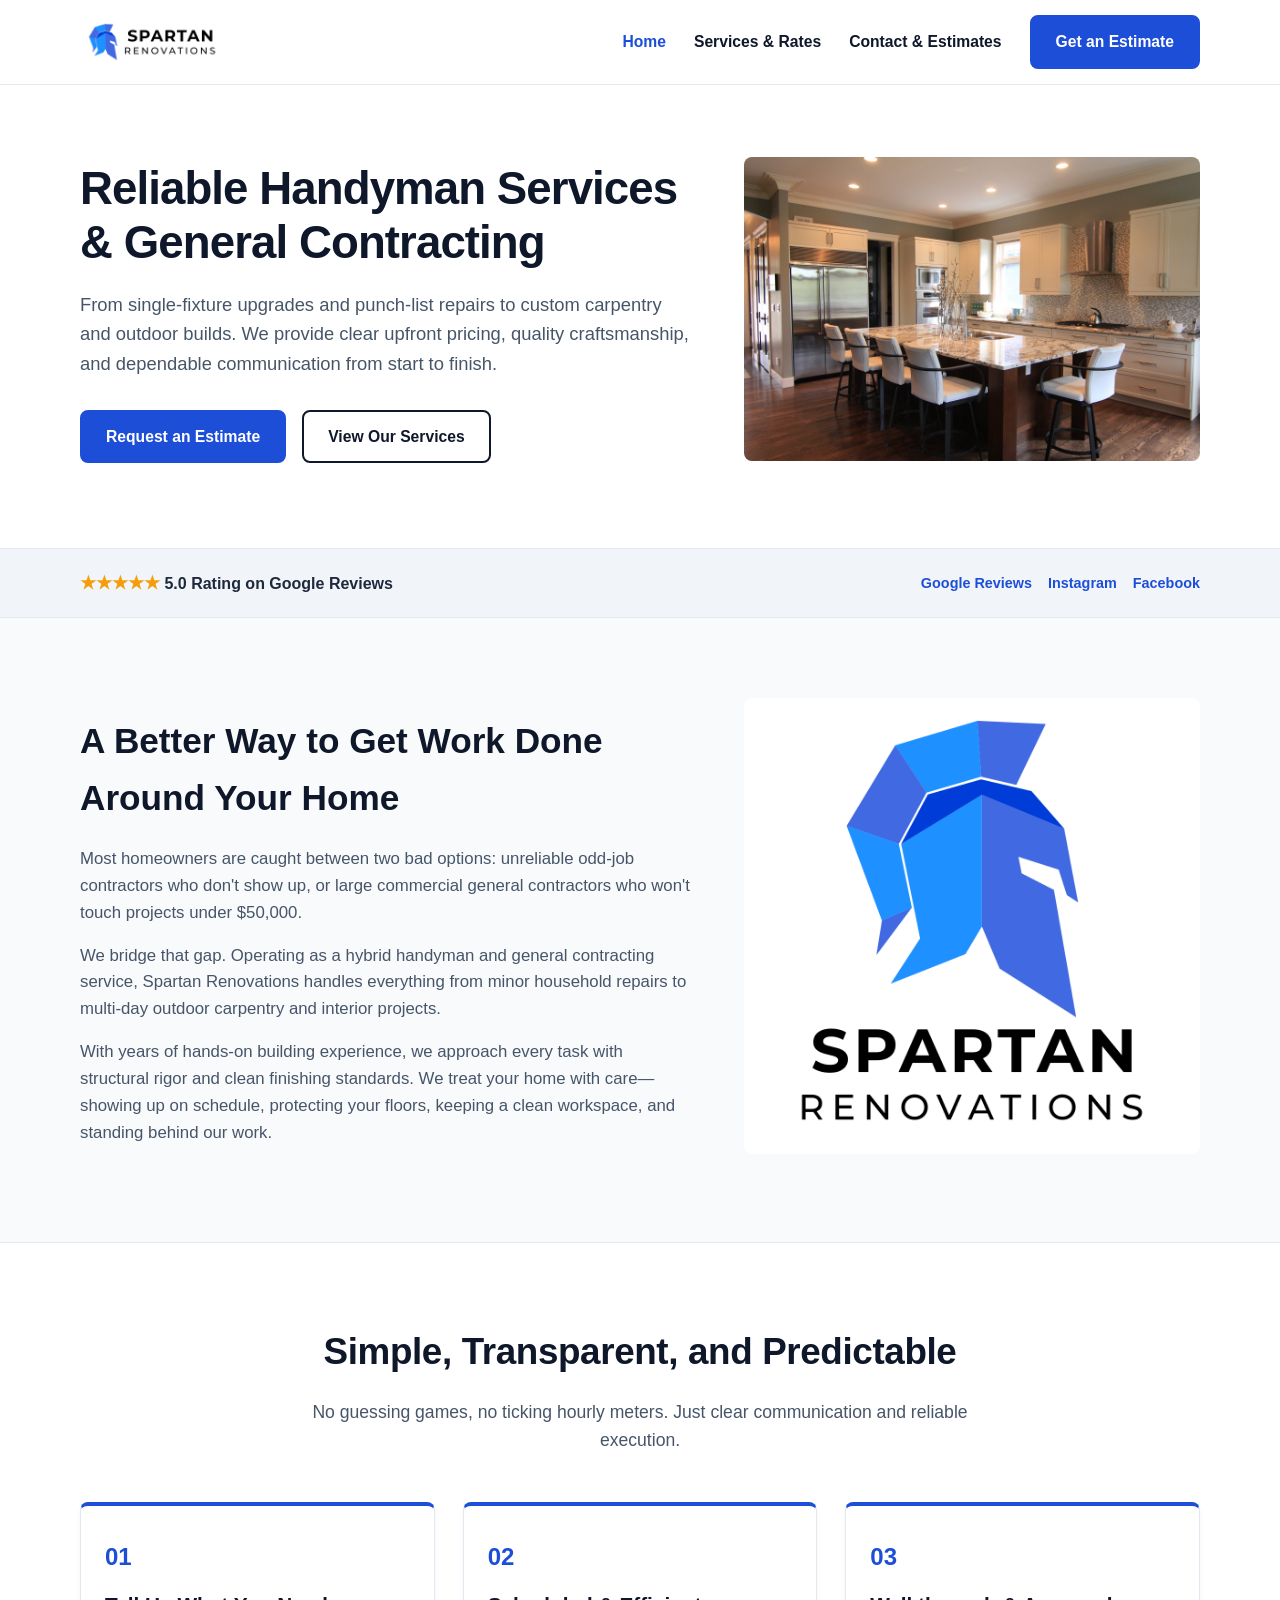
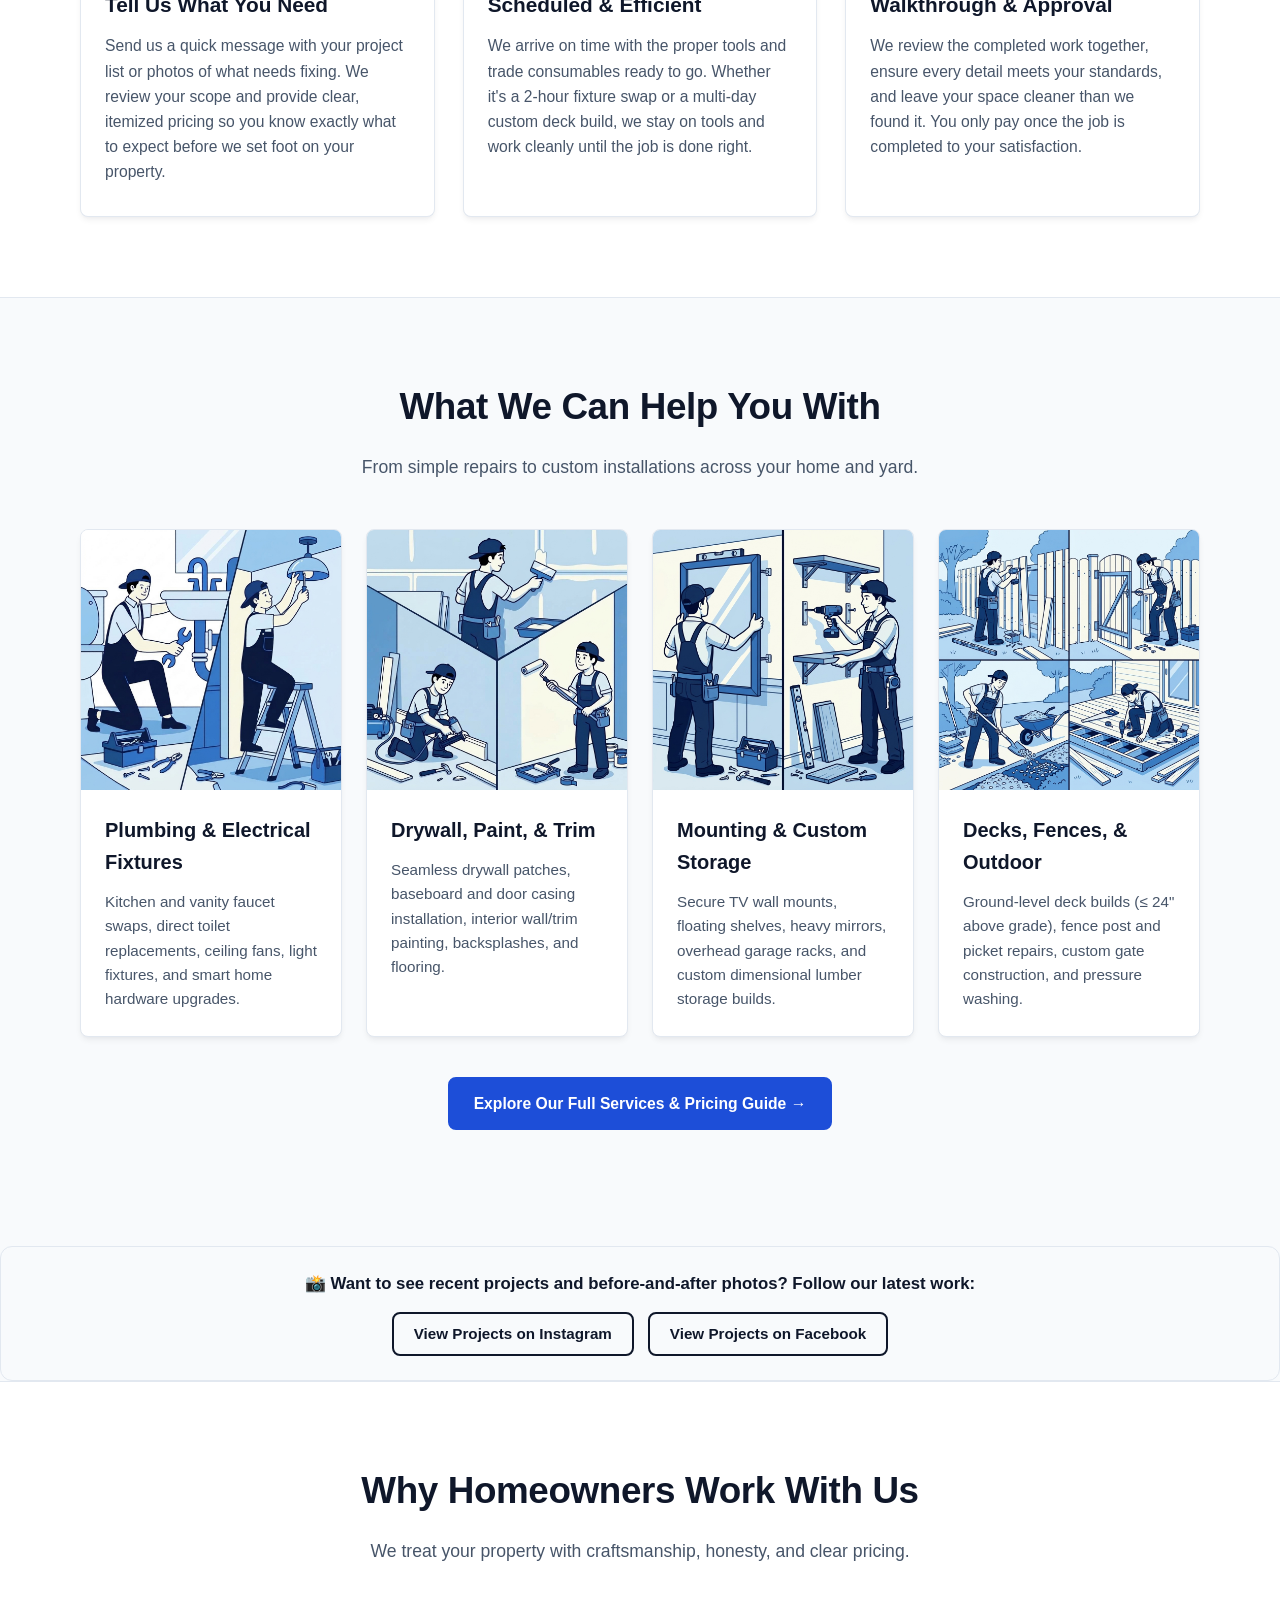
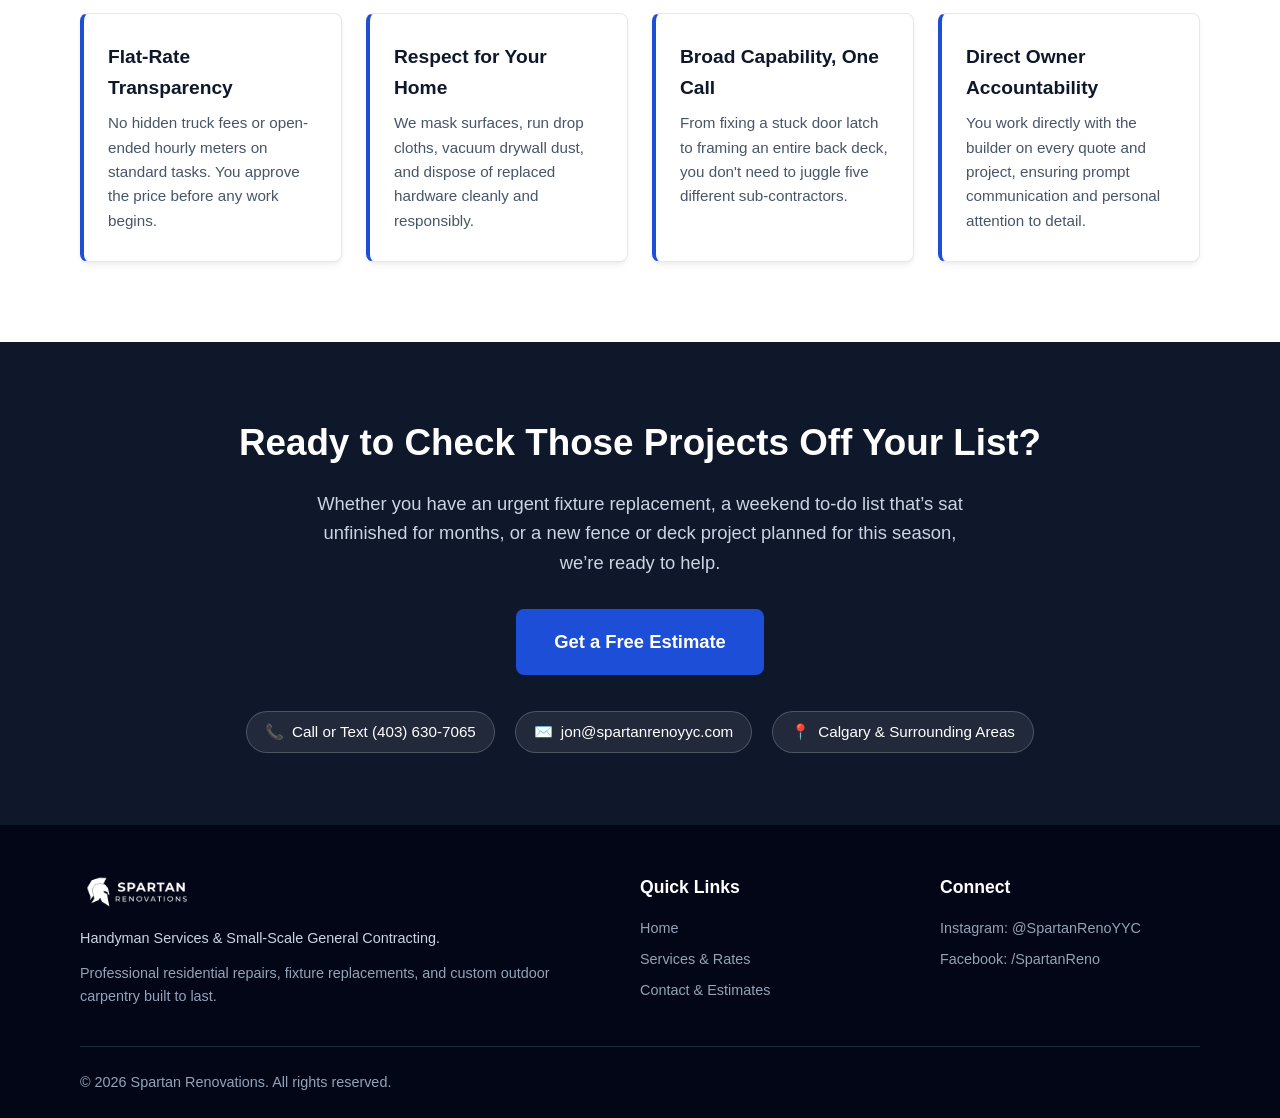
<file: index.html>
<!DOCTYPE html>
<html lang="en">
<head>
  
<!-- Google tag (gtag.js) -->
<script async src="https://www.googletagmanager.com/gtag/js?id=G-HJMDHEESW6"></script>
<script>
  window.dataLayer = window.dataLayer || [];
  function gtag(){dataLayer.push(arguments);}
  gtag('js', new Date());

  gtag('config', 'G-HJMDHEESW6');
</script>
  
  <meta charset="UTF-8">
  <meta name="viewport" content="width=device-width, initial-scale=1.0">
  <title>Spartan Renovations | Handyman & General Contracting</title>
  <meta name="description" content="Reliable handyman services and general contracting by Spartan Renovations. Upfront pricing, clean craftsmanship, and dependable communication.">
  
  <!-- Favicon -->
  <link rel="icon" type="image/png" href="images/SR_Favicon.png">
  <link rel="apple-touch-icon" href="images/SR_Favicon.png">

  <!-- Social Sharing & Link Previews -->
  <meta property="og:type" content="website">
  <meta property="og:url" content="https://spartanrenoyyc.com/">
  <meta property="og:title" content="Spartan Renovations | Handyman & General Contracting">
  <meta property="og:description" content="Reliable handyman services and general contracting in Calgary & surrounding areas. Upfront pricing, clean craftsmanship, and dependable communication.">
  <meta property="og:image" content="https://spartanrenoyyc.com/images/logo-white-bg.png">
  <meta name="twitter:card" content="summary_large_image">
  <meta name="twitter:title" content="Spartan Renovations | Handyman & General Contracting">
  <meta name="twitter:description" content="Reliable handyman services and general contracting in Calgary & surrounding areas.">
  <meta name="twitter:image" content="https://spartanrenoyyc.com/images/logo-white-bg.png">
  
  <link rel="stylesheet" href="styles.css">
</head>
<body>

  <!-- HEADER -->
  <header>
    <div class="container navbar">
      <a href="index.html" class="logo-link">
        <!-- PHOTO OR LOGO: Transparent logo linked from images folder -->
        <img src="images/logo.png" alt="Spartan Renovations Logo" class="brand-logo">
      </a>
      <ul class="nav-links">
        <li><a href="index.html" class="active">Home</a></li>
        <li><a href="services.html">Services & Rates</a></li>
        <li><a href="contact.html">Contact & Estimates</a></li>
        <li><a href="contact.html" class="btn btn-primary">Get an Estimate</a></li>
      </ul>
    </div>
  </header>

  <!-- 1. HERO SECTION -->
  <section class="hero">
    <div class="container hero-grid">
      <div class="hero-content">
        <h1>Reliable Handyman Services & General Contracting</h1>
        <p>From single-fixture upgrades and punch-list repairs to custom carpentry and outdoor builds. We provide clear upfront pricing, quality craftsmanship, and dependable communication from start to finish.</p>
        <div class="hero-ctas">
          <a href="contact.html" class="btn btn-primary">Request an Estimate</a>
          <a href="services.html" class="btn btn-outline">View Our Services</a>
        </div>
      </div>
      <div class="hero-media">
        <!-- PHOTO OR LOGO: High-resolution hero photo (service van, clean work setup, or finished project) -->
        <img src="images/kitchen.jpg" alt="Quality Handyman Work Full Kitchen Remodel" style="width: 100%; height: 100%; object-fit: cover; border-radius: 8px;">
      </div>
    </div>
  </section>

  <!-- 2. SOCIAL PROOF & REVIEWS STRIP -->
  <section class="social-proof-bar" style="background: #f1f5f9; border-bottom: 1px solid var(--border-color); padding: 20px 0;">
    <div class="container" style="display: flex; justify-content: space-between; align-items: center; flex-wrap: wrap; gap: 16px;">
      <div>
        <span style="color: #f59e0b; font-size: 1.1rem; font-weight: bold;">★★★★★</span> <strong>5.0 Rating on Google Reviews</strong>
      </div>
      <div style="display: flex; gap: 16px;">
        <a href="https://maps.app.goo.gl/SA4YnzDmsGVpk4hCA" target="_blank" rel="noopener noreferrer" style="font-size: 0.9rem; font-weight: 600; color: var(--primary-blue);">Google Reviews</a>
        <a href="https://www.instagram.com/spartanrenoyyc/" target="_blank" rel="noopener noreferrer" style="font-size: 0.9rem; font-weight: 600; color: var(--primary-blue);">Instagram</a>
        <a href="https://www.facebook.com/spartanreno" target="_blank" rel="noopener noreferrer" style="font-size: 0.9rem; font-weight: 600; color: var(--primary-blue);">Facebook</a>
      </div>
    </div>
  </section>

  <!-- 3. WHO WE ARE -->
  <section class="section">
    <div class="container">
      <div class="hero-grid" style="align-items: center;">
        <div>
          <h2 style="font-size: 2.2rem; color: var(--navy-dark); margin-bottom: 20px; font-weight: 800;">A Better Way to Get Work Done Around Your Home</h2>
          <p style="margin-bottom: 16px; color: var(--text-muted); font-size: 1.05rem;">
            Most homeowners are caught between two bad options: unreliable odd-job contractors who don't show up, or large commercial general contractors who won't touch projects under $50,000.
          </p>
          <p style="margin-bottom: 16px; color: var(--text-muted); font-size: 1.05rem;">
            We bridge that gap. Operating as a hybrid handyman and general contracting service, Spartan Renovations handles everything from minor household repairs to multi-day outdoor carpentry and interior projects.
          </p>
          <p style="color: var(--text-muted); font-size: 1.05rem;">
            With years of hands-on building experience, we approach every task with structural rigor and clean finishing standards. We treat your home with care—showing up on schedule, protecting your floors, keeping a clean workspace, and standing behind our work.
          </p>
        </div>
        <div>
          <!-- PHOTO OR LOGO: Photo of owner on the job, branded truck, or finished interior work -->
          <img src="images/SRVertLogo.png" alt="Craftsman on the Job" style="width: 100%; height: 100%; object-fit: cover; border-radius: 8px;">
        </div>
      </div>
    </div>
  </section>

  <!-- 4. HOW WE WORK -->
  <section class="section" style="background: var(--bg-white); border-top: 1px solid var(--border-color); border-bottom: 1px solid var(--border-color);">
    <div class="container">
      <h2 class="section-title">Simple, Transparent, and Predictable</h2>
      <p class="section-subtitle">No guessing games, no ticking hourly meters. Just clear communication and reliable execution.</p>
      <div class="steps-grid">
        <div class="step-card">
          <div class="step-num">01</div>
          <h3>Tell Us What You Need</h3>
          <p>Send us a quick message with your project list or photos of what needs fixing. We review your scope and provide clear, itemized pricing so you know exactly what to expect before we set foot on your property.</p>
        </div>
        <div class="step-card">
          <div class="step-num">02</div>
          <h3>Scheduled & Efficient</h3>
          <p>We arrive on time with the proper tools and trade consumables ready to go. Whether it's a 2-hour fixture swap or a multi-day custom deck build, we stay on tools and work cleanly until the job is done right.</p>
        </div>
        <div class="step-card">
          <div class="step-num">03</div>
          <h3>Walkthrough & Approval</h3>
          <p>We review the completed work together, ensure every detail meets your standards, and leave your space cleaner than we found it. You only pay once the job is completed to your satisfaction.</p>
        </div>
      </div>
    </div>
  </section>

  <!-- 5. WHAT WE DO (OVERVIEW) -->
  <section class="section">
    <div class="container">
      <h2 class="section-title">What We Can Help You With</h2>
      <p class="section-subtitle">From simple repairs to custom installations across your home and yard.</p>
      <div class="services-grid">
        <div class="service-card">
          <!-- PHOTO: Plumbing & Electrical thumbnail -->
          <img src="images/plumbing_and_electrical.jpg" alt="Plumbing & Electrical Fixtures" style="width: 100%; height: 180px; object-fit: cover; display: block;">
          <div class="card-content">
            <h3>Plumbing & Electrical Fixtures</h3>
            <p>Kitchen and vanity faucet swaps, direct toilet replacements, ceiling fans, light fixtures, and smart home hardware upgrades.</p>
          </div>
        </div>
        <div class="service-card">
          <!-- PHOTO: Finish carpentry thumbnail -->
          <img src="images/drywall_paint_trim.jpg" alt="Drywall Taping Painting Baseboard Trim" style="width: 100%; height: 180px; object-fit: cover; display: block;">
          <div class="card-content">
            <h3>Drywall, Paint, & Trim</h3>
            <p>Seamless drywall patches, baseboard and door casing installation, interior wall/trim painting, backsplashes, and flooring.</p>
          </div>
        </div>
        <div class="service-card">
          <!-- PHOTO: Mounting / Storage thumbnail -->
          <img src="images/mounting_and_shelving.jpg" alt="TVs Mirrors Artwork Shelves Storage" style="width: 100%; height: 180px; object-fit: cover; display: block;">
          <div class="card-content">
            <h3>Mounting & Custom Storage</h3>
            <p>Secure TV wall mounts, floating shelves, heavy mirrors, overhead garage racks, and custom dimensional lumber storage builds.</p>
          </div>
        </div>
        <div class="service-card">
          <!-- PHOTO: Deck / Exterior thumbnail -->
          <img src="images/decks_fences_and_outdoor.jpg" alt="Decks Fences Gates Rock Mulch Landscaping" style="width: 100%; height: 180px; object-fit: cover; display: block;">
          <div class="card-content">
            <h3>Decks, Fences, & Outdoor</h3>
            <p>Ground-level deck builds (&le; 24" above grade), fence post and picket repairs, custom gate construction, and pressure washing.</p>
          </div>
        </div>
      </div>
      <div style="text-align: center; margin-top: 40px;">
        <a href="services.html" class="btn btn-primary">Explore Our Full Services & Pricing Guide →</a>
      </div>
    </div>
  </section>


  <!-- RECENT WORK / SOCIAL GALLERY CALLOUT -->
<div style="text-align: center; margin-top: 36px; padding: 24px; background: #f8fafc; border: 1px solid #e2e8f0; border-radius: 12px;">
  <p style="color: var(--navy-dark); font-weight: 600; font-size: 1.05rem; margin-bottom: 14px;">
    📸 Want to see recent projects and before-and-after photos? Follow our latest work:
  </p>
  <div style="display: flex; justify-content: center; gap: 14px; flex-wrap: wrap;">
    <a href="https://www.instagram.com/spartanrenoyyc/" target="_blank" rel="noopener noreferrer" class="btn btn-outline" style="padding: 8px 20px; font-size: 0.95rem;">
      View Projects on Instagram
    </a>
    <a href="https://www.facebook.com/spartanreno" target="_blank" rel="noopener noreferrer" class="btn btn-outline" style="padding: 8px 20px; font-size: 0.95rem;">
      View Projects on Facebook
    </a>
  </div>
</div>

  
  <!-- 6. WHY CHOOSE US -->
  <section class="section" style="background: var(--bg-white); border-top: 1px solid var(--border-color);">
    <div class="container">
      <h2 class="section-title">Why Homeowners Work With Us</h2>
      <p class="section-subtitle">We treat your property with craftsmanship, honesty, and clear pricing.</p>
      <div class="benefits-grid">
        <div class="benefit-card">
          <h4>Flat-Rate Transparency</h4>
          <p>No hidden truck fees or open-ended hourly meters on standard tasks. You approve the price before any work begins.</p>
        </div>
        <div class="benefit-card">
          <h4>Respect for Your Home</h4>
          <p>We mask surfaces, run drop cloths, vacuum drywall dust, and dispose of replaced hardware cleanly and responsibly.</p>
        </div>
        <div class="benefit-card">
          <h4>Broad Capability, One Call</h4>
          <p>From fixing a stuck door latch to framing an entire back deck, you don't need to juggle five different sub-contractors.</p>
        </div>
        <div class="benefit-card">
          <h4>Direct Owner Accountability</h4>
          <p>You work directly with the builder on every quote and project, ensuring prompt communication and personal attention to detail.</p>
        </div>
      </div>
    </div>
  </section>

  <!-- 7. FINAL CALL TO ACTION -->
  <section class="cta-banner">
    <div class="container">
      <h2>Ready to Check Those Projects Off Your List?</h2>
      <p>Whether you have an urgent fixture replacement, a weekend to-do list that’s sat unfinished for months, or a new fence or deck project planned for this season, we’re ready to help.</p>
<!-- Primary CTA Button -->
<a href="contact.html" class="btn btn-primary" style="font-size: 1.15rem; padding: 16px 36px;">
  Get a Free Estimate
</a>
<!-- Balanced Quick-Action Row -->
<div class="contact-quick-info">
  <a href="tel:+14036307065" class="contact-chip">
    <span>📞</span> Call or Text (403) 630-7065
  </a>
  <a href="mailto:jon@spartanrenoyyc.com" class="contact-chip">
    <span>✉️</span> jon@spartanrenoyyc.com
  </a>
  <span class="contact-chip">
    <span>📍</span> Calgary & Surrounding Areas
  </span>
</div>
    </div>
  </section>

  <!-- 8. FOOTER -->
  <footer>
    <div class="container">
      <div class="footer-grid">
        <div class="footer-col">
          <!-- PHOTO OR LOGO: Footer logo -->
          <img src="images/logo.png" alt="Spartan Renovations Logo" style="height: 38px; width: auto; margin-bottom: 16px; display: block; filter: brightness(0) invert(1);">
          <p style="margin-bottom: 12px; color: #cbd5e1;">Handyman Services & Small-Scale General Contracting.</p>
          <p>Professional residential repairs, fixture replacements, and custom outdoor carpentry built to last.</p>
        </div>
        <div class="footer-col">
          <h4>Quick Links</h4>
          <ul>
            <li><a href="index.html">Home</a></li>
            <li><a href="services.html">Services & Rates</a></li>
            <li><a href="contact.html">Contact & Estimates</a></li>
          </ul>
        </div>
        <div class="footer-col">
          <h4>Connect</h4>
          <ul>
            <li><a href="https://www.instagram.com/spartanrenoyyc/" target="_blank" rel="noopener">Instagram: @SpartanRenoYYC</a></li>
            <li><a href="https://www.facebook.com/spartanreno" target="_blank" rel="noopener">Facebook: /SpartanReno</a></li>
          </ul>
        </div>
      </div>
      <div class="footer-bottom">
        <div>© 2026 Spartan Renovations. All rights reserved.</div>
        <div><!-- bottom right text string --></div>
      </div>
    </div>
  </footer>

</body>
</html>
</file>
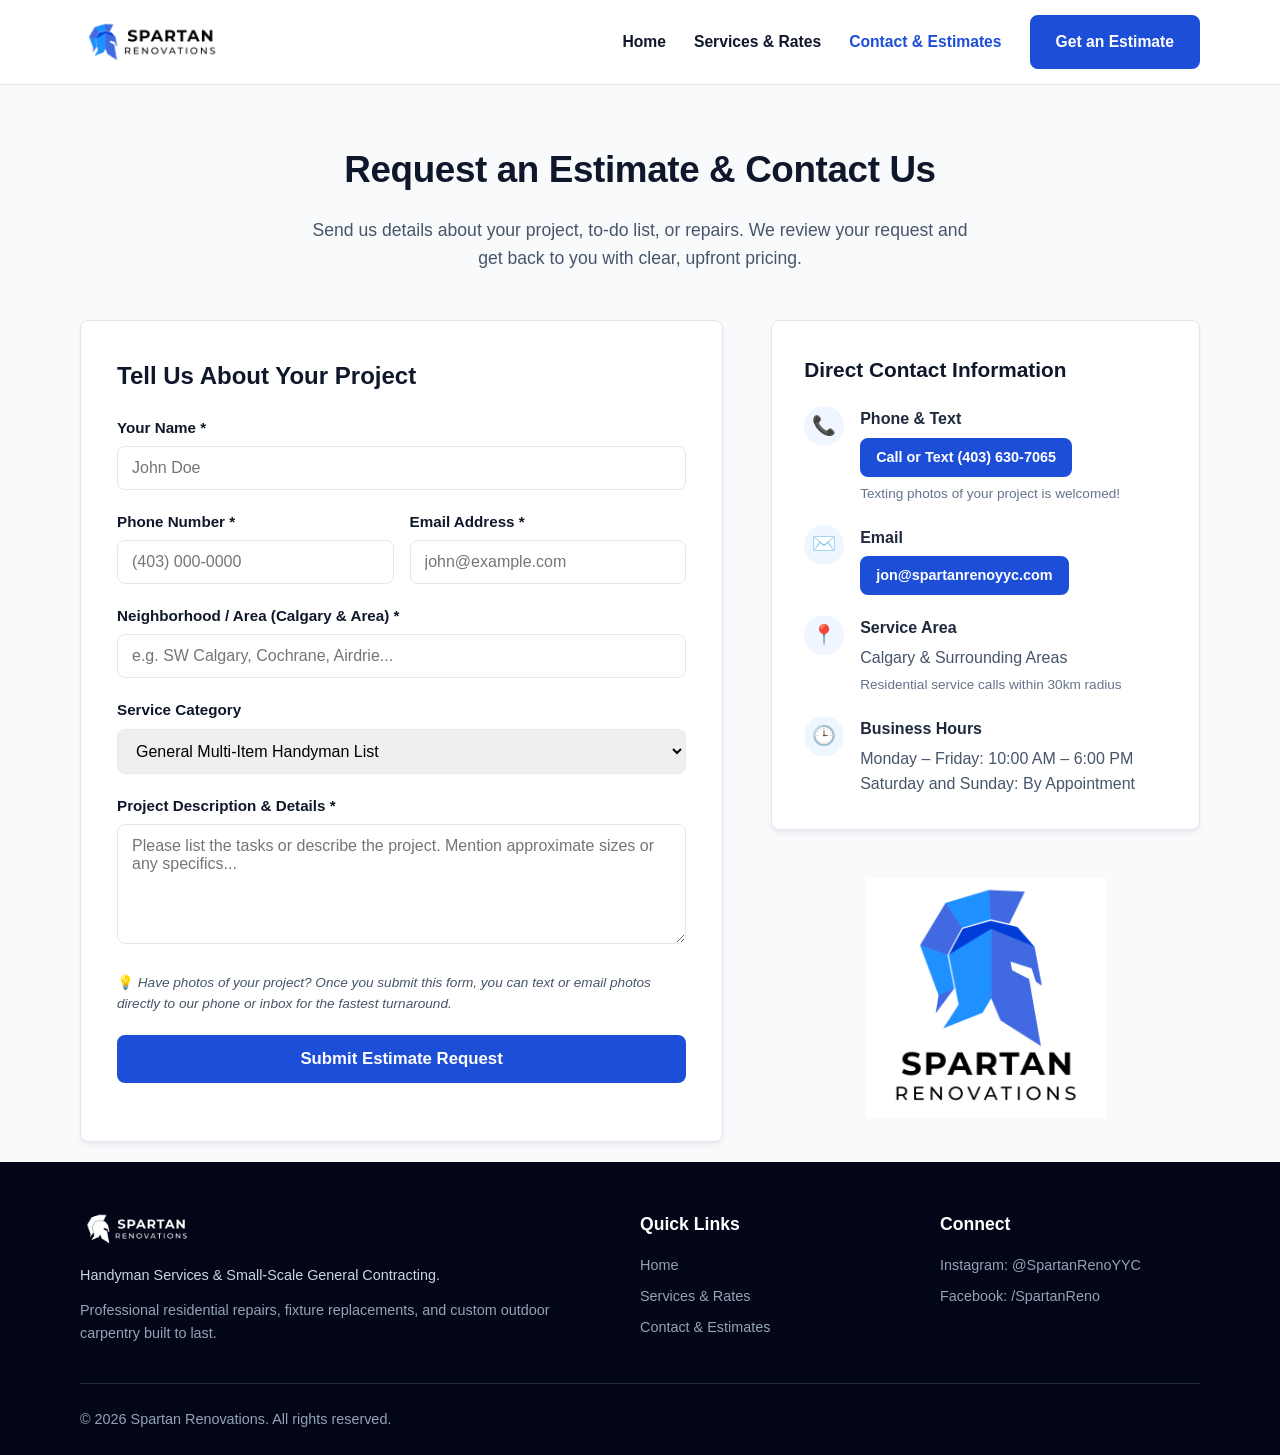
<file: contact.html>
<!DOCTYPE html>
<html lang="en">
<head>

<!-- Google tag (gtag.js) -->
<script async src="https://www.googletagmanager.com/gtag/js?id=G-HJMDHEESW6"></script>
<script>
  window.dataLayer = window.dataLayer || [];
  function gtag(){dataLayer.push(arguments);}
  gtag('js', new Date());

  gtag('config', 'G-HJMDHEESW6');
</script>
  
  <meta charset="UTF-8">
  <meta name="viewport" content="width=device-width, initial-scale=1.0">
  <title>Contact & Free Estimates | Spartan Renovations</title>
  <meta name="description" content="Request a free estimate or get in touch with Spartan Renovations for handyman and small-scale general contracting. Fast, clear communication.">
  <link rel="stylesheet" href="styles.css">
  <style>
    .contact-layout {
      display: grid;
      grid-template-columns: 1.2fr 0.8fr;
      gap: 48px;
      margin-top: 40px;
    }
    .estimate-form-card {
      background: var(--bg-white);
      padding: 36px;
      border-radius: var(--radius);
      border: 1px solid var(--border-color);
      box-shadow: var(--card-shadow);
    }
    .form-group {
      margin-bottom: 20px;
    }
    .form-group label {
      display: block;
      font-weight: 600;
      margin-bottom: 6px;
      color: var(--navy-dark);
      font-size: 0.95rem;
    }
    .form-control {
      width: 100%;
      padding: 12px 14px;
      border: 1px solid var(--border-color);
      border-radius: var(--radius);
      font-family: inherit;
      font-size: 1rem;
    }
    .form-control:focus {
      outline: none;
      border-color: var(--primary-blue);
      box-shadow: 0 0 0 3px rgba(29, 78, 216, 0.15);
    }
    textarea.form-control {
      resize: vertical;
      min-height: 120px;
    }
    .info-card {
      background: var(--bg-white);
      border: 1px solid var(--border-color);
      border-radius: var(--radius);
      padding: 32px;
      margin-bottom: 24px;
      box-shadow: var(--card-shadow);
    }
    .info-item {
      display: flex;
      align-items: flex-start;
      gap: 16px;
      margin-bottom: 20px;
    }
    .info-item:last-child {
      margin-bottom: 0;
    }
    .info-icon {
      width: 40px;
      height: 40px;
      background: #eff6ff;
      border-radius: 50%;
      display: flex;
      align-items: center;
      justify-content: center;
      color: var(--primary-blue);
      font-size: 1.2rem;
      flex-shrink: 0;
    }
    @media (max-width: 860px) {
      .contact-layout {
        grid-template-columns: 1fr;
      }
    }
  </style>
</head>
<body>

  <!-- HEADER -->
  <header>
    <div class="container navbar">
      <a href="index.html" class="logo-link">
        <!-- PHOTO OR LOGO: Transparent logo -->
        <img src="images/logo.png" alt="Spartan Renovations Logo" class="brand-logo">
      </a>
      <ul class="nav-links">
        <li><a href="index.html">Home</a></li>
        <li><a href="services.html">Services & Rates</a></li>
        <li><a href="contact.html" class="active">Contact & Estimates</a></li>
        <li><a href="contact.html" class="btn btn-primary">Get an Estimate</a></li>
      </ul>
    </div>
  </header>

  <!-- PAGE HERO -->
  <section class="section" style="padding: 56px 0 20px 0;">
    <div class="container">
      <h1 class="section-title">Request an Estimate & Contact Us</h1>
      <p class="section-subtitle">Send us details about your project, to-do list, or repairs. We review your request and get back to you with clear, upfront pricing.</p>

      <div class="contact-layout">

        <!-- ESTIMATE FORM -->
        <div class="estimate-form-card">
          <h2 style="font-size: 1.5rem; color: var(--navy-dark); margin-bottom: 20px; font-weight: 700;">Tell Us About Your Project</h2>
          
          <!-- Replace action URL with your Formspree/Netlify endpoint when ready -->
          <form action="https://formspree.io/f/mzeeyrry" method="POST">
            <div class="form-group">
              <label for="name">Your Name *</label>
              <input type="text" id="name" name="name" class="form-control" placeholder="John Doe" required>
            </div>

            <div class="form-group" style="display: grid; grid-template-columns: 1fr 1fr; gap: 16px;">
              <div>
                <label for="phone">Phone Number *</label>
                <input type="tel" id="phone" name="phone" class="form-control" placeholder="(403) 000-0000" required>
              </div>
              <div>
                <label for="email">Email Address *</label>
                <input type="email" id="email" name="email" class="form-control" placeholder="john@example.com" required>
              </div>
            </div>

            <div class="form-group">
              <label for="location">Neighborhood / Area (Calgary & Area) *</label>
              <input type="text" id="location" name="location" class="form-control" placeholder="e.g. SW Calgary, Cochrane, Airdrie..." required>
            </div>

            <div class="form-group">
              <label for="project_type">Service Category</label>
              <select id="project_type" name="project_type" class="form-control">
                <option value="General To-Do List">General Multi-Item Handyman List</option>
                <option value="Plumbing Fixtures">Plumbing Fixture Upgrade</option>
                <option value="Electrical / Lighting">Lighting or Electrical Upgrade</option>
                <option value="Carpentry / Drywall / Paint">Carpentry, Drywall, or Painting</option>
                <option value="Deck / Fence / Exterior">Deck, Fence, or Exterior Work</option>
                <option value="Mounting / Assembly">TV Mounting or Furniture Assembly</option>
                <option value="Other">Other / Custom Project</option>
              </select>
            </div>

            <div class="form-group">
              <label for="description">Project Description & Details *</label>
              <textarea id="description" name="description" class="form-control" placeholder="Please list the tasks or describe the project. Mention approximate sizes or any specifics..." required></textarea>
            </div>

            <p style="font-size: 0.85rem; color: var(--text-muted); margin-bottom: 20px;">
              💡 <em>Have photos of your project? Once you submit this form, you can text or email photos directly to our phone or inbox for the fastest turnaround.</em>
            </p>

            <button type="submit" class="btn btn-primary" style="width: 100%; font-size: 1.05rem;">Submit Estimate Request</button>
          </form>
        </div>

<!-- DIRECT CONTACT & DETAILS -->
        <div>
          <div class="info-card">
            <h3 style="font-size: 1.3rem; color: var(--navy-dark); margin-bottom: 20px; font-weight: 700;">Direct Contact Information</h3>
            
            <div class="info-item">
              <div class="info-icon">📞</div>
              <div>
                <strong>Phone & Text</strong>
                <p style="margin-top: 6px;">
                  <a href="tel:+14036307065" class="btn btn-primary" style="padding: 6px 14px; font-size: 0.9rem;">
                    Call or Text (403) 630-7065
                  </a>
                </p>
                <span style="font-size: 0.85rem; color: #64748b; display: block; margin-top: 6px;">Texting photos of your project is welcomed!</span>
              </div>
            </div>

            <div class="info-item">
              <div class="info-icon">✉️</div>
              <div>
                <strong>Email</strong>
                <p style="margin-top: 6px;">
                  <a href="mailto:jon@spartanrenoyyc.com" class="btn btn-primary" style="padding: 6px 14px; font-size: 0.9rem;">
                    jon@spartanrenoyyc.com
                  </a>
                </p>
              </div>
            </div>

            <div class="info-item">
              <div class="info-icon">📍</div>
              <div>
                <strong>Service Area</strong>
                <p style="color: var(--text-muted); margin-top: 4px;">Calgary & Surrounding Areas</p>
                <span style="font-size: 0.85rem; color: #64748b;">Residential service calls within 30km radius</span>
              </div>
            </div>

            <div class="info-item">
              <div class="info-icon">🕒</div>
              <div>
                <strong>Business Hours</strong>
                <p style="color: var(--text-muted); margin-top: 4px;">Monday – Friday: 10:00 AM – 6:00 PM</p>
                <p style="color: var(--text-muted);">Saturday and Sunday: By Appointment</p>
              </div>
            </div>
          </div>

          <!-- PHOTO OR LOGO: Side panel photo (work van, neat tools, or friendly headshot) -->
          <div style="display: flex; justify-content: center; align-items: center; padding: 24px 0;">
            <img src="images/SRVertLogo.png" alt="Spartan Renovations" style="width: auto; max-width: 240px; height: auto; display: block;">
          </div>
        </div>

      </div>
    </div>
  </section>

  <!-- 8. FOOTER -->
  <footer>
    <div class="container">
      <div class="footer-grid">
        <div class="footer-col">
          <!-- PHOTO OR LOGO: Footer logo -->
          <img src="images/logo.png" alt="Spartan Renovations Logo" style="height: 38px; width: auto; margin-bottom: 16px; display: block; filter: brightness(0) invert(1);">
          <p style="margin-bottom: 12px; color: #cbd5e1;">Handyman Services & Small-Scale General Contracting.</p>
          <p>Professional residential repairs, fixture replacements, and custom outdoor carpentry built to last.</p>
        </div>
        <div class="footer-col">
          <h4>Quick Links</h4>
          <ul>
            <li><a href="index.html">Home</a></li>
            <li><a href="services.html">Services & Rates</a></li>
            <li><a href="contact.html">Contact & Estimates</a></li>
          </ul>
        </div>
        <div class="footer-col">
          <h4>Connect</h4>
          <ul>
            <li><a href="https://www.instagram.com/spartanrenoyyc/" target="_blank" rel="noopener">Instagram: @SpartanRenoYYC</a></li>
            <li><a href="https://www.facebook.com/spartanreno" target="_blank" rel="noopener">Facebook: /SpartanReno</a></li>
          </ul>
        </div>
      </div>
      <div class="footer-bottom">
        <div>© 2026 Spartan Renovations. All rights reserved.</div>
        <div><!-- bottom right text string --></div>
      </div>
    </div>
  </footer>

</body>
</html>
</file>
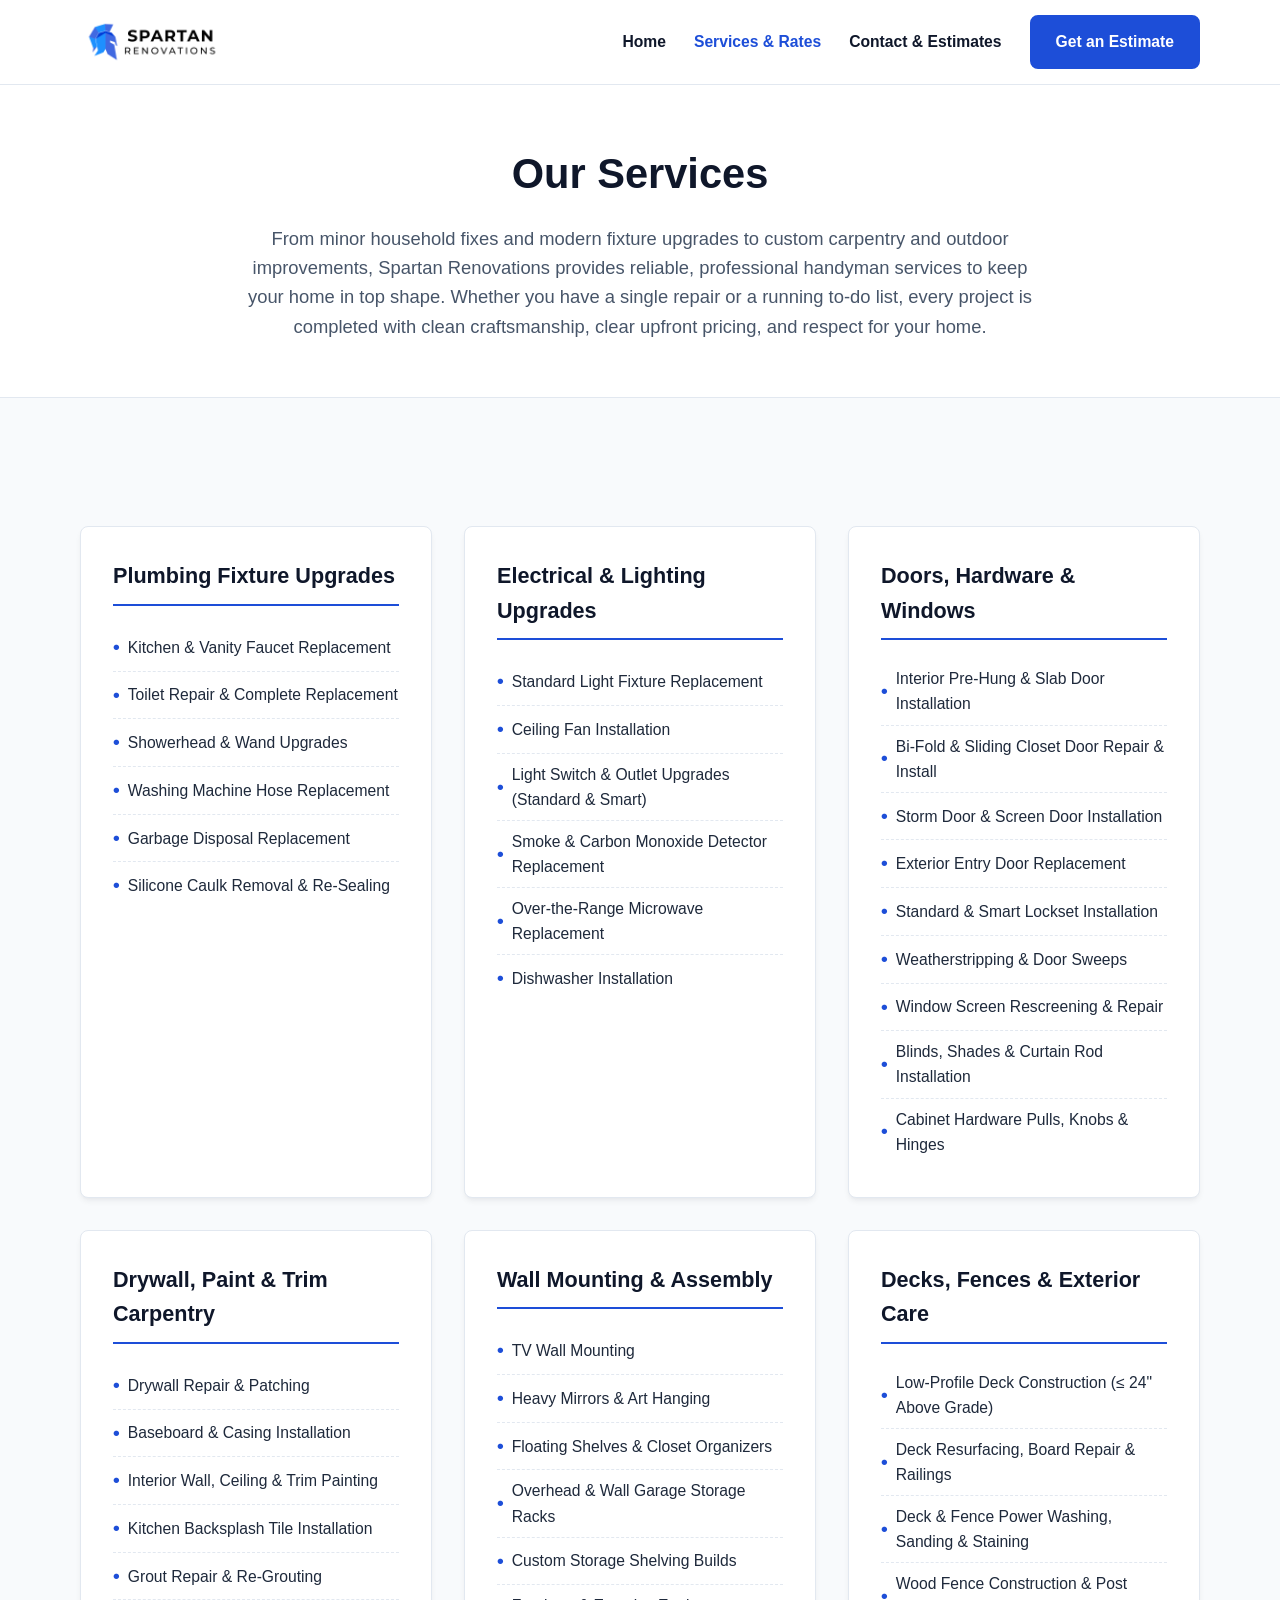
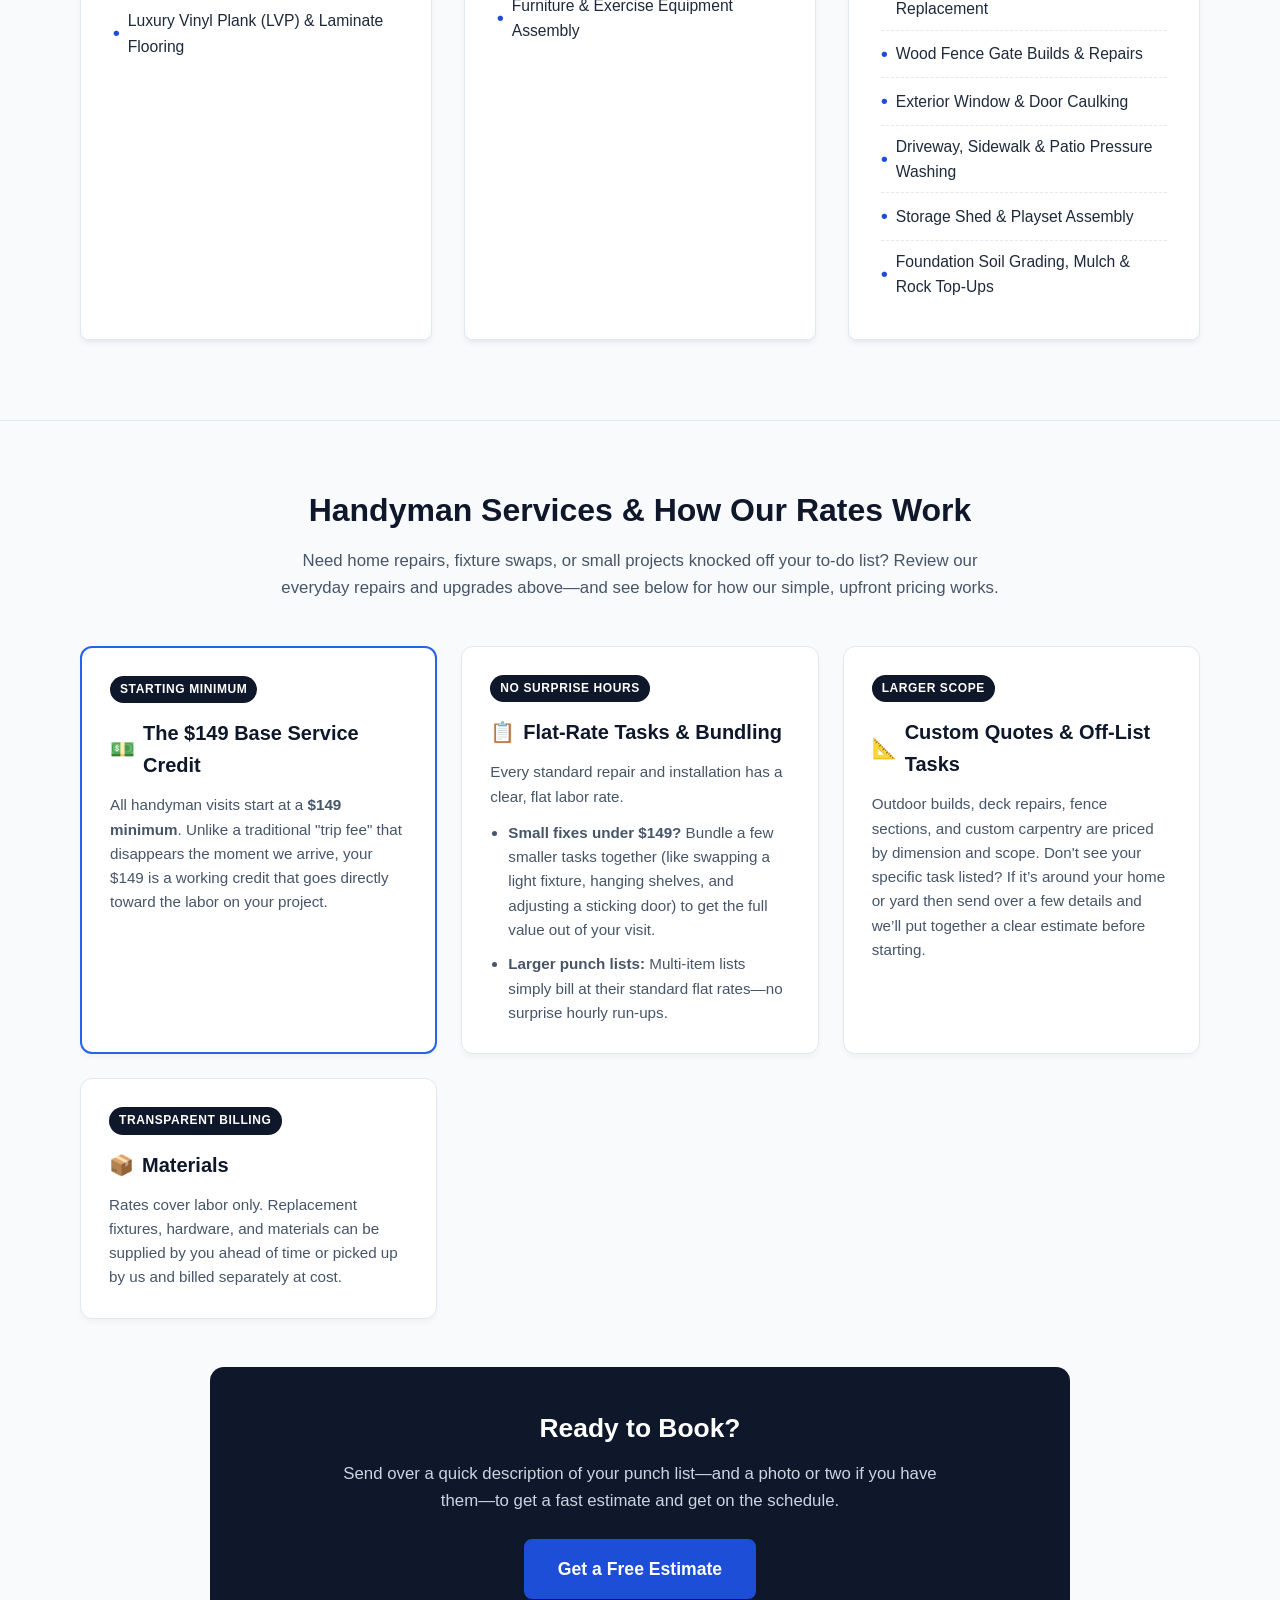
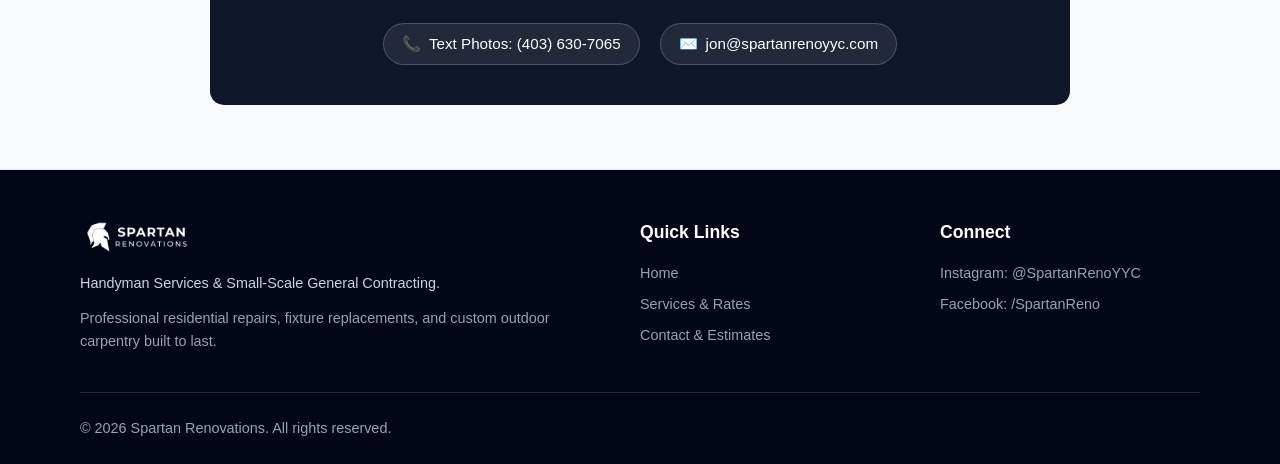
<file: services.html>
<!DOCTYPE html>
<html lang="en">
<head>

<!-- Google tag (gtag.js) -->
<script async src="https://www.googletagmanager.com/gtag/js?id=G-HJMDHEESW6"></script>
<script>
  window.dataLayer = window.dataLayer || [];
  function gtag(){dataLayer.push(arguments);}
  gtag('js', new Date());

  gtag('config', 'G-HJMDHEESW6');
</script>
  
  <meta charset="UTF-8">
  <meta name="viewport" content="width=device-width, initial-scale=1.0">
  <title>Our Services | Spartan Renovations</title>
  <meta name="description" content="Explore our complete handyman and small-scale general contracting services. Transparent flat-rate and scope-based pricing.">
  <link rel="stylesheet" href="styles.css">
  <style>
    .services-header {
      background: var(--bg-white);
      padding: 56px 0;
      border-bottom: 1px solid var(--border-color);
      text-align: center;
    }
    .services-list-grid {
      display: grid;
      grid-template-columns: repeat(auto-fit, minmax(320px, 1fr));
      gap: 32px;
      margin-top: 48px;
    }
    .service-category-box {
      background: var(--bg-white);
      border: 1px solid var(--border-color);
      border-radius: var(--radius);
      padding: 32px;
      box-shadow: var(--card-shadow);
    }
    .service-category-box h3 {
      font-size: 1.35rem;
      color: var(--navy-dark);
      margin-bottom: 18px;
      border-bottom: 2px solid var(--primary-blue);
      padding-bottom: 10px;
      display: flex;
      align-items: center;
      gap: 10px;
      font-weight: 700;
    }
    .service-category-box ul {
      list-style: none;
    }
    .service-category-box ul li {
      padding: 8px 0;
      border-bottom: 1px dashed var(--border-color);
      font-size: 0.98rem;
      color: var(--text-main);
      display: flex;
      align-items: center;
      gap: 8px;
    }
    .service-category-box ul li:last-child {
      border-bottom: none;
    }
    .service-category-box ul li::before {
      content: "•";
      color: var(--primary-blue);
      font-weight: bold;
      font-size: 1.2rem;
    }
    .pricing-policy-card {
      background: #eff6ff;
      border: 1px solid #bfdbfe;
      border-radius: var(--radius);
      padding: 32px;
      margin-top: 56px;
    }
  </style>
</head>
<body>

  <!-- HEADER -->
  <header>
    <div class="container navbar">
      <a href="index.html" class="logo-link">
        <!-- PHOTO OR LOGO: Transparent logo -->
        <img src="images/logo.png" alt="Spartan Renovations Logo" class="brand-logo">
      </a>
      <ul class="nav-links">
        <li><a href="index.html">Home</a></li>
        <li><a href="services.html" class="active">Services & Rates</a></li>
        <li><a href="contact.html">Contact & Estimates</a></li>
        <li><a href="contact.html" class="btn btn-primary">Get an Estimate</a></li>
      </ul>
    </div>
  </header>

  <!-- PAGE HEADER -->
  <section class="services-header">
    <div class="container">
      <h1 style="font-size: 2.6rem; color: var(--navy-dark); margin-bottom: 16px; font-weight: 800;">Our Services</h1>
      <p style="max-width: 800px; margin: 0 auto; font-size: 1.15rem; color: var(--text-muted);">
        From minor household fixes and modern fixture upgrades to custom carpentry and outdoor improvements, Spartan Renovations provides reliable, professional handyman services to keep your home in top shape. Whether you have a single repair or a running to-do list, every project is completed with clean craftsmanship, clear upfront pricing, and respect for your home.
      </p>
    </div>
  </section>

  <!-- MAIN SERVICES INVENTORY -->
  <section class="section">
    <div class="container">

      <!-- PHOTO: Optional Services Banner Photo
      <div class="photo-slot" style="min-height: 200px; margin-bottom: 40px;">
        <span><!- PHOTO: Workshop / Project Gallery Banner Image -></span>
      </div>
      -->

    
      <div class="services-list-grid">

        <!-- Category 1 -->
        <div class="service-category-box">
          <h3>Plumbing Fixture Upgrades</h3>
          <ul>
            <li>Kitchen & Vanity Faucet Replacement</li>
            <li>Toilet Repair & Complete Replacement</li>
            <li>Showerhead & Wand Upgrades</li>
            <li>Washing Machine Hose Replacement</li>
            <li>Garbage Disposal Replacement</li>
            <li>Silicone Caulk Removal & Re-Sealing</li>
          </ul>
        </div>

        <!-- Category 2 -->
        <div class="service-category-box">
          <h3>Electrical & Lighting Upgrades</h3>
          <ul>
            <li>Standard Light Fixture Replacement</li>
            <li>Ceiling Fan Installation</li>
            <li>Light Switch & Outlet Upgrades (Standard & Smart)</li>
            <li>Smoke & Carbon Monoxide Detector Replacement</li>
            <li>Over-the-Range Microwave Replacement</li>
            <li>Dishwasher Installation</li>
          </ul>
        </div>

        <!-- Category 3 -->
        <div class="service-category-box">
          <h3>Doors, Hardware & Windows</h3>
          <ul>
            <li>Interior Pre-Hung & Slab Door Installation</li>
            <li>Bi-Fold & Sliding Closet Door Repair & Install</li>
            <li>Storm Door & Screen Door Installation</li>
            <li>Exterior Entry Door Replacement</li>
            <li>Standard & Smart Lockset Installation</li>
            <li>Weatherstripping & Door Sweeps</li>
            <li>Window Screen Rescreening & Repair</li>
            <li>Blinds, Shades & Curtain Rod Installation</li>
            <li>Cabinet Hardware Pulls, Knobs & Hinges</li>
          </ul>
        </div>

        <!-- Category 4 -->
        <div class="service-category-box">
          <h3>Drywall, Paint & Trim Carpentry</h3>
          <ul>
            <li>Drywall Repair & Patching</li>
            <li>Baseboard & Casing Installation</li>
            <li>Interior Wall, Ceiling & Trim Painting</li>
            <li>Kitchen Backsplash Tile Installation</li>
            <li>Grout Repair & Re-Grouting</li>
            <li>Luxury Vinyl Plank (LVP) & Laminate Flooring</li>
          </ul>
        </div>

        <!-- Category 5 -->
        <div class="service-category-box">
          <h3>Wall Mounting & Assembly</h3>
          <ul>
            <li>TV Wall Mounting</li>
            <li>Heavy Mirrors & Art Hanging</li>
            <li>Floating Shelves & Closet Organizers</li>
            <li>Overhead & Wall Garage Storage Racks</li>
            <li>Custom Storage Shelving Builds</li>
            <li>Furniture & Exercise Equipment Assembly</li>
          </ul>
        </div>

        <!-- Category 6 -->
        <div class="service-category-box">
          <h3>Decks, Fences & Exterior Care</h3>
          <ul>
            <li>Low-Profile Deck Construction (&le; 24" Above Grade)</li>
            <li>Deck Resurfacing, Board Repair & Railings</li>
            <li>Deck & Fence Power Washing, Sanding & Staining</li>
            <li>Wood Fence Construction & Post Replacement</li>
            <li>Wood Fence Gate Builds & Repairs</li>
            <li>Exterior Window & Door Caulking</li>
            <li>Driveway, Sidewalk & Patio Pressure Washing</li>
            <li>Storage Shed & Playset Assembly</li>
            <li>Foundation Soil Grading, Mulch & Rock Top-Ups</li>
          </ul>
        </div>

      </div>
    </div>
  </section>


  <!-- HOW OUR RATES WORK -->
  <section class="pricing-section" id="rates">
    <div class="container">
      
      <div class="pricing-header">
        <h2>Handyman Services & How Our Rates Work</h2>
        <p>Need home repairs, fixture swaps, or small projects knocked off your to-do list? Review our everyday repairs and upgrades above—and see below for how our simple, upfront pricing works.</p>
      </div>

      <div class="pricing-grid">
        
        <!-- Card 1: $149 Base Credit -->
        <div class="pricing-card featured">
          <span class="pricing-badge">Starting Minimum</span>
          <h3><span>💵</span> The $149 Base Service Credit</h3>
          <p>All handyman visits start at a <strong>$149 minimum</strong>. Unlike a traditional "trip fee" that disappears the moment we arrive, your $149 is a working credit that goes directly toward the labor on your project.</p>
        </div>

        <!-- Card 2: Flat-Rate & Bundling -->
        <div class="pricing-card">
          <span class="pricing-badge">No Surprise Hours</span>
          <h3><span>📋</span> Flat-Rate Tasks & Bundling</h3>
          <p>Every standard repair and installation has a clear, flat labor rate.</p>
          <ul class="pricing-list">
            <li><strong>Small fixes under $149?</strong> Bundle a few smaller tasks together (like swapping a light fixture, hanging shelves, and adjusting a sticking door) to get the full value out of your visit.</li>
            <li><strong>Larger punch lists:</strong> Multi-item lists simply bill at their standard flat rates—no surprise hourly run-ups.</li>
          </ul>
        </div>

        <!-- Card 3: Custom Quotes -->
        <div class="pricing-card">
          <span class="pricing-badge">Larger Scope</span>
          <h3><span>📐</span> Custom Quotes & Off-List Tasks</h3>
          <p>Outdoor builds, deck repairs, fence sections, and custom carpentry are priced by dimension and scope. Don't see your specific task listed? If it’s around your home or yard then send over a few details and we’ll put together a clear estimate before starting.</p>
        </div>

        <!-- Card 4: Materials -->
        <div class="pricing-card">
          <span class="pricing-badge">Transparent Billing</span>
          <h3><span>📦</span> Materials</h3>
          <p>Rates cover labor only. Replacement fixtures, hardware, and materials can be supplied by you ahead of time or picked up by us and billed separately at cost.</p>
        </div>

      </div>

      <!-- Ready to Book CTA -->
      <div class="pricing-cta-box">
        <h3>Ready to Book?</h3>
        <p>Send over a quick description of your punch list—and a photo or two if you have them—to get a fast estimate and get on the schedule.</p>
        <a href="contact.html" class="btn btn-primary" style="font-size: 1.1rem; padding: 14px 32px;">
          Get a Free Estimate
        </a>
        <div class="contact-quick-info" style="margin-top: 24px;">
          <a href="tel:+14036307065" class="contact-chip">
            <span>📞</span> Text Photos: (403) 630-7065
          </a>
          <a href="mailto:jon@spartanrenoyyc.com" class="contact-chip">
            <span>✉️</span> jon@spartanrenoyyc.com
          </a>
        </div>
      </div>

    </div>
  </section>


  
  <!-- 8. FOOTER -->
  <footer>
    <div class="container">
      <div class="footer-grid">
        <div class="footer-col">
          <!-- PHOTO OR LOGO: Footer logo -->
          <img src="images/logo.png" alt="Spartan Renovations Logo" style="height: 38px; width: auto; margin-bottom: 16px; display: block; filter: brightness(0) invert(1);">
          <p style="margin-bottom: 12px; color: #cbd5e1;">Handyman Services & Small-Scale General Contracting.</p>
          <p>Professional residential repairs, fixture replacements, and custom outdoor carpentry built to last.</p>
        </div>
        <div class="footer-col">
          <h4>Quick Links</h4>
          <ul>
            <li><a href="index.html">Home</a></li>
            <li><a href="services.html">Services & Rates</a></li>
            <li><a href="contact.html">Contact & Estimates</a></li>
          </ul>
        </div>
        <div class="footer-col">
          <h4>Connect</h4>
          <ul>
            <li><a href="https://www.instagram.com/spartanrenoyyc/" target="_blank" rel="noopener">Instagram: @SpartanRenoYYC</a></li>
            <li><a href="https://www.facebook.com/spartanreno" target="_blank" rel="noopener">Facebook: /SpartanReno</a></li>
          </ul>
        </div>
      </div>
      <div class="footer-bottom">
        <div>© 2026 Spartan Renovations. All rights reserved.</div>
        <div><!-- bottom right text string --></div>
      </div>
    </div>
  </footer>

</body>
</html>
</file>
<file: styles.css>
/* Spartan Renovations Stylesheet */
:root {
  --primary-blue: #1d4ed8;       /* Cobalt / Royal Blue from helmet */
  --primary-blue-hover: #1e40af; /* Darker blue on hover */
  --navy-dark: #0f172a;          /* Deep Slate / Black from logo font */
  --accent-gold: #d97706;        /* High-contrast accessible accent */
  --accent-gold-hover: #b45309;  /* Darker gold on hover */
  --bg-light: #f8fafc;           /* Crisp light background */
  --bg-white: #ffffff;
  --text-main: #1e293b;          /* WCAG AAA text contrast */
  --text-muted: #475569;         /* Accessible secondary text (4.8:1+) */
  --border-color: #e2e8f0;
  --card-shadow: 0 4px 6px -1px rgba(15, 23, 42, 0.06), 0 2px 4px -2px rgba(15, 23, 42, 0.04);
  --radius: 8px;
}

* {
  box-sizing: border-box;
  margin: 0;
  padding: 0;
}

body {
  font-family: -apple-system, BlinkMacSystemFont, "Segoe UI", Roboto, "Helvetica Neue", Arial, sans-serif;
  color: var(--text-main);
  background-color: var(--bg-light);
  line-height: 1.6;
}

a {
  color: inherit;
  text-decoration: none;
}

.container {
  width: 90%;
  max-width: 1160px;
  margin: 0 auto;
  padding: 0 16px;
}



/* Header & Navigation */
header {
  background: var(--bg-white);
  border-bottom: 1px solid var(--border-color);
  position: sticky;
  top: 0;
  z-index: 100;
}

.navbar {
  display: flex;
  justify-content: space-between;
  align-items: center;
  height: 84px;
}

.logo-link {
  display: flex;
  align-items: center;
}

.brand-logo {
  height: 48px;
  width: auto;
  max-width: 220px;
  object-fit: contain;
  display: block;
}

.nav-links {
  display: flex;
  align-items: center;
  gap: 28px;
  list-style: none;
}

.nav-links a {
  font-weight: 600;
  color: var(--navy-dark);
  transition: color 0.2s;
  font-size: 0.98rem;
}

.nav-links a:hover,
.nav-links a.active {
  color: var(--primary-blue);
}



/* Accessible Buttons */
.btn {
  display: inline-block;
  padding: 12px 24px;
  border-radius: var(--radius);
  font-weight: 700;
  font-size: 0.98rem;
  text-align: center;
  cursor: pointer;
  transition: all 0.2s ease-in-out;
}

.btn-primary {
  background: var(--primary-blue);
  color: #ffffff !important;
  border: 2px solid var(--primary-blue);
}

.btn-primary:hover,
.btn-primary:focus {
  background: var(--primary-blue-hover);
  border-color: var(--primary-blue-hover);
  color: #ffffff;
}

.btn-accent {
  background: var(--accent-gold);
  color: #ffffff;
  border: 2px solid var(--accent-gold);
}

.btn-accent:hover,
.btn-accent:focus {
  background: var(--accent-gold-hover);
  border-color: var(--accent-gold-hover);
  color: #ffffff;
}

.btn-outline {
  border: 2px solid var(--navy-dark);
  color: var(--navy-dark);
  background: transparent;
}

.btn-outline:hover,
.btn-outline:focus {
  background: var(--navy-dark);
  color: #ffffff;
}

.btn-white {
  background-color: #ffffff;
  color: var(--navy-dark) !important;
  border: 2px solid #ffffff;
}

.btn-white:hover,
.btn-white:focus {
  background-color: #f1f5f9;
  border-color: #f1f5f9;
  color: var(--navy-dark) !important;
}



/* Hero Section */
.hero {
  background: var(--bg-white);
  padding: 72px 0 80px 0;
  border-bottom: 1px solid var(--border-color);
}

.hero-grid {
  display: grid;
  grid-template-columns: 1.15fr 0.85fr;
  gap: 48px;
  align-items: center;
}

.hero h1 {
  font-size: 2.85rem;
  line-height: 1.18;
  color: var(--navy-dark);
  margin-bottom: 20px;
  font-weight: 800;
  letter-spacing: -0.02em;
}

.hero p {
  font-size: 1.15rem;
  color: var(--text-muted);
  margin-bottom: 32px;
}

.hero-ctas {
  display: flex;
  gap: 16px;
  flex-wrap: wrap;
}



/* Photo Slots */
.photo-slot {
  width: 100%;
  min-height: 360px;
  background: #f1f5f9;
  border: 2px dashed #94a3b8;
  border-radius: var(--radius);
  display: flex;
  flex-direction: column;
  align-items: center;
  justify-content: center;
  color: #475569;
  text-align: center;
  padding: 24px;
}

.photo-slot span {
  font-weight: 600;
  margin-top: 10px;
  font-size: 0.95rem;
}



/* General Sections */
.section {
  padding: 80px 0;
}

.section-title {
  text-align: center;
  font-size: 2.3rem;
  color: var(--navy-dark);
  margin-bottom: 16px;
  font-weight: 800;
  letter-spacing: -0.01em;
}

.section-subtitle {
  text-align: center;
  font-size: 1.1rem;
  color: var(--text-muted);
  max-width: 680px;
  margin: 0 auto 48px auto;
}



/* Steps Grid */
.steps-grid {
  display: grid;
  grid-template-columns: repeat(auto-fit, minmax(280px, 1fr));
  gap: 28px;
}

.step-card {
  background: var(--bg-white);
  padding: 32px 24px;
  border-radius: var(--radius);
  border: 1px solid var(--border-color);
  box-shadow: var(--card-shadow);
  border-top: 4px solid var(--primary-blue);
}

.step-num {
  font-size: 1.5rem;
  font-weight: 900;
  color: var(--primary-blue);
  margin-bottom: 12px;
}

.step-card h3 {
  font-size: 1.3rem;
  color: var(--navy-dark);
  margin-bottom: 12px;
}

.step-card p {
  color: var(--text-muted);
  font-size: 0.98rem;
}



/* Services Grid */
.services-grid {
  display: grid;
  grid-template-columns: repeat(auto-fit, minmax(260px, 1fr));
  gap: 24px;
}

.service-card {
  background: var(--bg-white);
  border: 1px solid var(--border-color);
  border-radius: var(--radius);
  overflow: hidden;
  box-shadow: var(--card-shadow);
  display: flex;
  flex-direction: column;
}

.service-card > img {
  width: 100%;
  aspect-ratio: 1 / 1 !important;
  height: auto !important;
  object-fit: cover;
  display: block;
}

.service-card .card-content {
  padding: 24px;
  flex: 1;
}

.service-card h3 {
  font-size: 1.25rem;
  color: var(--navy-dark);
  margin-bottom: 12px;
}

.service-card p {
  color: var(--text-muted);
  font-size: 0.95rem;
}



/* Pricing & How Our Rates Work Section */
.pricing-section {
  padding: 64px 0;
  background-color: #f8fafc;
  border-top: 1px solid #e2e8f0;
  border-bottom: 1px solid #e2e8f0;
}

.pricing-header {
  text-align: center;
  max-width: 720px;
  margin: 0 auto 44px auto;
}

.pricing-header h2 {
  font-size: 2rem;
  color: var(--navy-dark);
  font-weight: 800;
  margin-bottom: 12px;
}

.pricing-header p {
  color: var(--text-muted);
  font-size: 1.05rem;
  line-height: 1.6;
}

.pricing-grid {
  display: grid;
  grid-template-columns: repeat(auto-fit, minmax(280px, 1fr));
  gap: 24px;
  margin-bottom: 48px;
}

.pricing-card {
  background: #ffffff;
  border: 1px solid #e2e8f0;
  border-radius: 12px;
  padding: 28px;
  box-shadow: 0 4px 6px -1px rgba(0, 0, 0, 0.04);
  display: flex;
  flex-direction: column;
}

.pricing-card.featured {
  border: 2px solid var(--brand-blue, #2563eb);
  position: relative;
}

.pricing-badge {
  display: inline-block;
  background: var(--navy-dark);
  color: #ffffff;
  font-size: 0.75rem;
  font-weight: 700;
  text-transform: uppercase;
  letter-spacing: 0.05em;
  padding: 4px 10px;
  border-radius: 999px;
  margin-bottom: 14px;
  align-self: flex-start;
}

.pricing-card h3 {
  font-size: 1.25rem;
  color: var(--navy-dark);
  font-weight: 700;
  margin-bottom: 12px;
  display: flex;
  align-items: center;
  gap: 8px;
}

.pricing-card p,
.pricing-card li {
  color: var(--text-muted);
  font-size: 0.95rem;
  line-height: 1.6;
}

.pricing-list {
  margin-top: 12px;
  padding-left: 18px;
  display: flex;
  flex-direction: column;
  gap: 10px;
}

.pricing-cta-box {
  background: var(--navy-dark);
  color: #ffffff;
  border-radius: 14px;
  padding: 40px 28px;
  text-align: center;
  max-width: 860px;
  margin: 0 auto;
}

.pricing-cta-box h3 {
  font-size: 1.65rem;
  font-weight: 800;
  margin-bottom: 12px;
  color: #ffffff;
}

.pricing-cta-box p {
  color: #cbd5e1;
  max-width: 600px;
  margin: 0 auto 24px auto;
  font-size: 1.05rem;
  line-height: 1.6;
}



/* Benefits Grid */
.benefits-grid {
  display: grid;
  grid-template-columns: repeat(auto-fit, minmax(250px, 1fr));
  gap: 24px;
}

.benefit-card {
  background: var(--bg-white);
  padding: 28px 24px;
  border-radius: var(--radius);
  border-left: 4px solid var(--primary-blue);
  box-shadow: var(--card-shadow);
  border-top: 1px solid var(--border-color);
  border-right: 1px solid var(--border-color);
  border-bottom: 1px solid var(--border-color);
}

.benefit-card h4 {
  font-size: 1.2rem;
  color: var(--navy-dark);
  margin-bottom: 8px;
  font-weight: 700;
}

.benefit-card p {
  color: var(--text-muted);
  font-size: 0.95rem;
}



/* Banner CTA */
.cta-banner {
  background: var(--navy-dark);
  color: #ffffff;
  padding: 72px 0;
  text-align: center;
}

.cta-banner h2 {
  font-size: 2.3rem;
  margin-bottom: 16px;
  color: #ffffff;
  font-weight: 800;
}

.cta-banner p {
  font-size: 1.15rem;
  max-width: 650px;
  margin: 0 auto 32px auto;
  color: #cbd5e1;
}

.contact-quick-info {
  margin-top: 32px;
  display: flex;
  justify-content: center;
  gap: 32px;
  flex-wrap: wrap;
  font-size: 1rem;
  color: #e2e8f0;
}



/* Footer */
footer {
  background: #020617;
  color: #94a3b8;
  padding: 48px 0 24px 0;
  font-size: 0.9rem;
}

.footer-grid {
  display: grid;
  grid-template-columns: 2fr 1fr 1fr;
  gap: 40px;
  margin-bottom: 36px;
}

.footer-col h4 {
  color: #ffffff;
  font-size: 1.1rem;
  margin-bottom: 16px;
}

.footer-col ul {
  list-style: none;
}

.footer-col ul li {
  margin-bottom: 8px;
}

.footer-col ul li a:hover {
  color: #ffffff;
}

.footer-bottom {
  border-top: 1px solid #1e293b;
  padding-top: 24px;
  display: flex;
  justify-content: space-between;
  align-items: center;
  flex-wrap: wrap;
  gap: 16px;
}



/* Quick Contact Row Alignment */
.contact-quick-info {
  margin-top: 36px;
  display: flex;
  justify-content: center;
  align-items: center;
  gap: 20px;
  flex-wrap: wrap;
}

.contact-chip {
  display: inline-flex;
  align-items: center;
  gap: 8px;
  background: rgba(255, 255, 255, 0.08);
  border: 1px solid rgba(255, 255, 255, 0.2);
  color: #ffffff;
  padding: 8px 18px;
  border-radius: 999px; /* pill shape */
  font-size: 0.95rem;
  font-weight: 500;
  text-decoration: none;
  transition: all 0.2s ease;
}

/* Hover state for clickable chips (Call and Email) */
a.contact-chip:hover {
  background: #ffffff;
  color: var(--navy-dark) !important;
  border-color: #ffffff;
}

/* Static location badge */
span.contact-chip {
  cursor: default;
}



/* Responsive */
@media (max-width: 860px) {
  .hero-grid {
    grid-template-columns: 1fr;
  }
  .navbar {
    height: auto;
    padding: 16px 0;
    flex-direction: column;
    gap: 16px;
  }
  .footer-grid {
    grid-template-columns: 1fr;
  }
}
</file>
